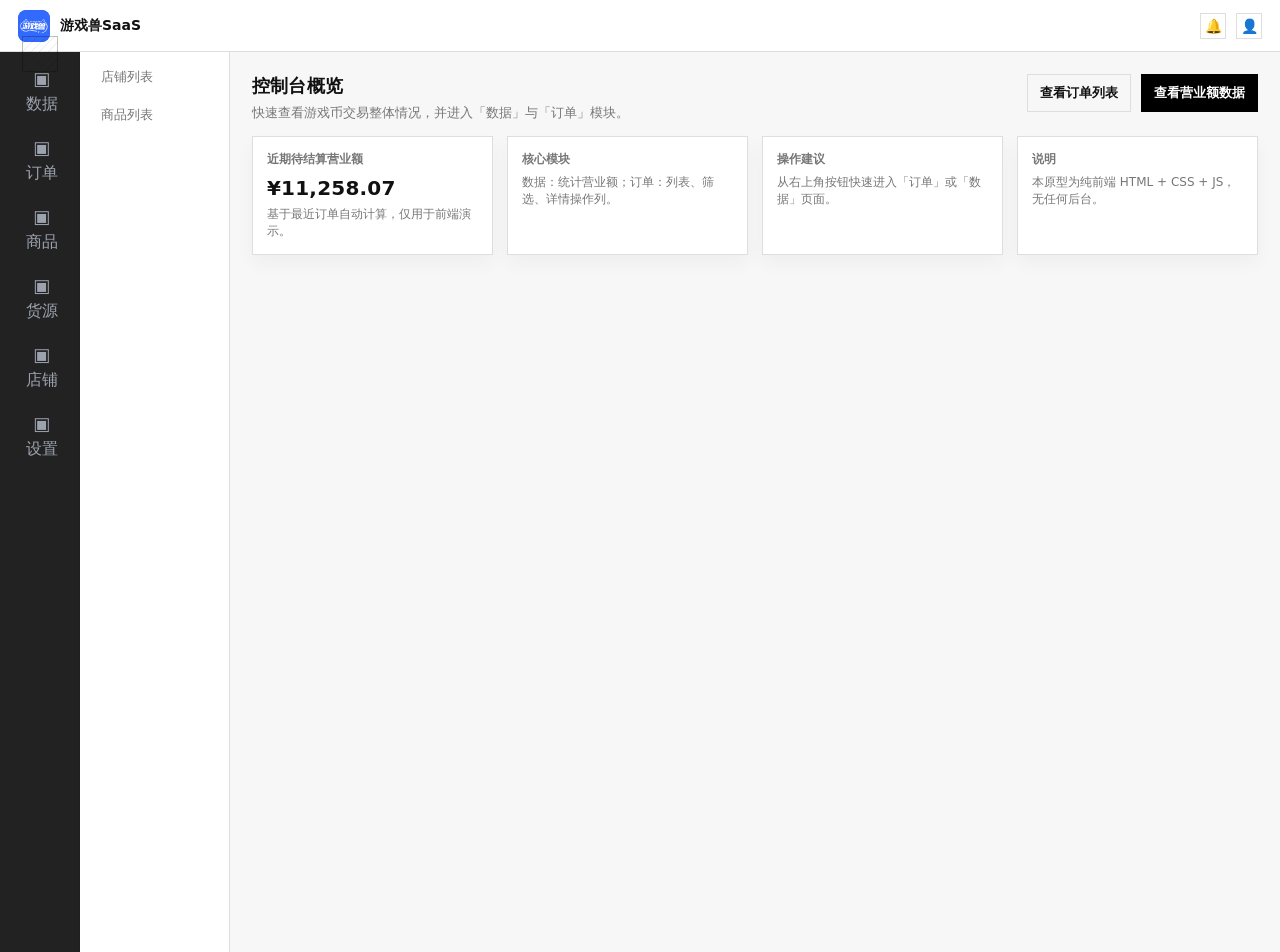
<file: index.html>
<!doctype html>
<html lang="zh-CN">
  <head>
    <meta charset="utf-8" />
    <title>游戏兽SaaS 控制台</title>
    <meta name="viewport" content="width=device-width,initial-scale=1" />
    <link rel="stylesheet" href="./assets/styles.css" />
  </head>
  <body data-page="home">
    <header class="topbar-global">
      <div class="topbar-global-left">
        <div class="topbar-global-logo">
          <img src="./assets/youxishou-logo.png" alt="游戏兽SaaS" />
        </div>
        <div class="topbar-global-title">游戏兽SaaS</div>
      </div>
      <div class="topbar-global-right">
        <div class="topbar-icon">🔔</div>
        <div class="topbar-icon">👤</div>
      </div>
    </header>
    <div class="app">
      <aside class="sidebar">
        <div class="brand">
          <div class="logo"></div>
        </div>
        <nav class="nav">
          <a href="./pages/stats.html" data-nav="stats">
            <span class="ico">▣</span>
            <span>数据</span>
          </a>
          <a href="./pages/orders.html" data-nav="orders">
            <span class="ico">▣</span>
            <span>订单</span>
          </a>
          <a href="./pages/products.html" data-nav="products">
            <span class="ico">▣</span>
            <span>商品</span>
          </a>
          <a href="#" data-nav="sources">
            <span class="ico">▣</span>
            <span>货源</span>
          </a>
          <a href="./pages/shop.html" data-nav="shop">
            <span class="ico">▣</span>
            <span>店铺</span>
          </a>
          <a href="#" data-nav="settings">
            <span class="ico">▣</span>
            <span>设置</span>
          </a>
        </nav>
      </aside>
      <aside class="subsidebar" aria-label="二级导航">
        <a href="./pages/shop.html" data-shop-subnav="shop_list">店铺列表</a>
        <a href="./pages/products.html" data-products-subnav="grid">商品列表</a>
      </aside>
      <main class="main" data-page="home">
        <header class="topbar">
          <div>
            <h2 class="page-title">控制台概览</h2>
            <p class="page-desc">快速查看游戏币交易整体情况，并进入「数据」与「订单」模块。</p>
          </div>
          <div class="actions">
            <a class="btn ghost" href="./pages/orders.html">查看订单列表</a>
            <a class="btn primary" href="./pages/stats.html">查看营业额数据</a>
          </div>
        </header>

        <section class="grid">
          <div class="kpis">
            <div class="kpi">
              <div class="label">近期待结算营业额</div>
              <div class="value" id="homeTotal">¥0.00</div>
              <div class="hint">基于最近订单自动计算，仅用于前端演示。</div>
            </div>
            <div class="kpi">
              <div class="label">核心模块</div>
              <div class="hint">数据：统计营业额；订单：列表、筛选、详情操作列。</div>
            </div>
            <div class="kpi">
              <div class="label">操作建议</div>
              <div class="hint">从右上角按钮快速进入「订单」或「数据」页面。</div>
            </div>
            <div class="kpi">
              <div class="label">说明</div>
              <div class="hint">本原型为纯前端 HTML + CSS + JS，无任何后台。</div>
            </div>
          </div>
        </section>
      </main>
    </div>

    <script src="./assets/app.js"></script>
  </body>
</html>
</file>
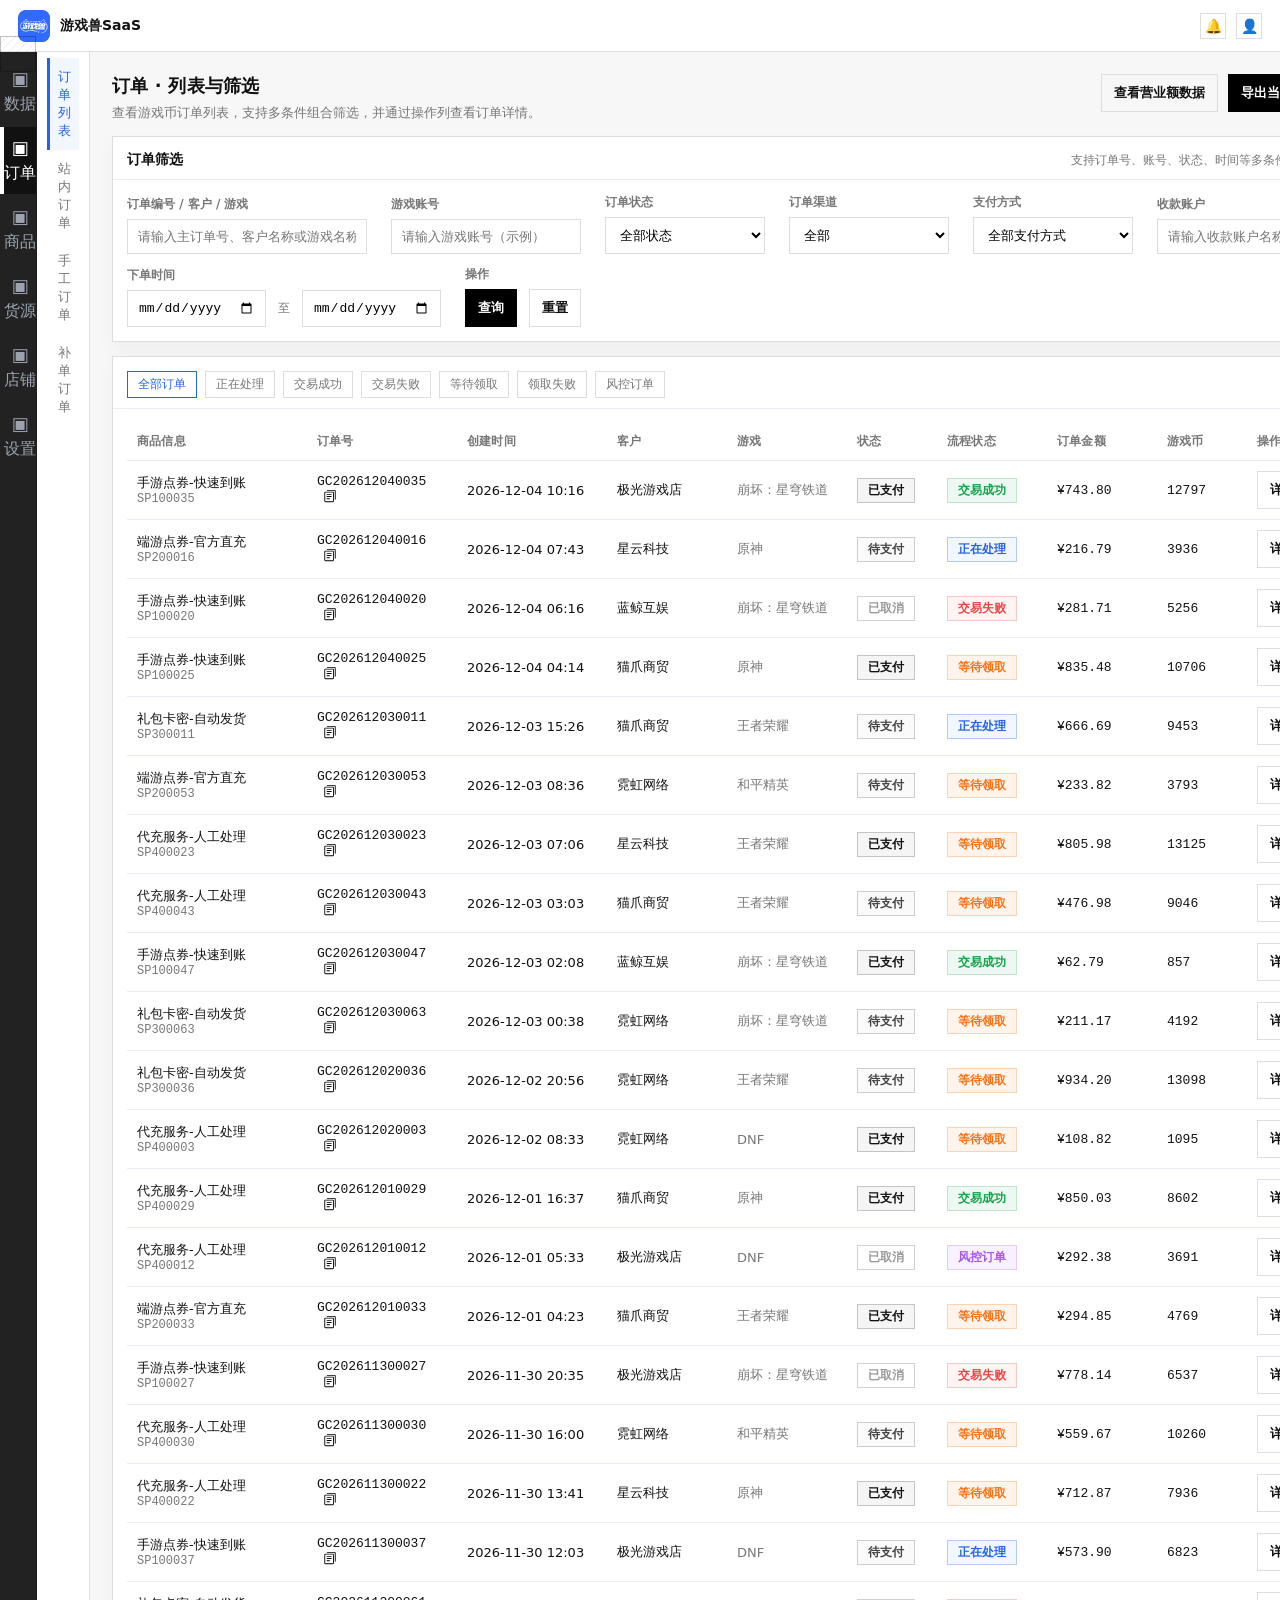
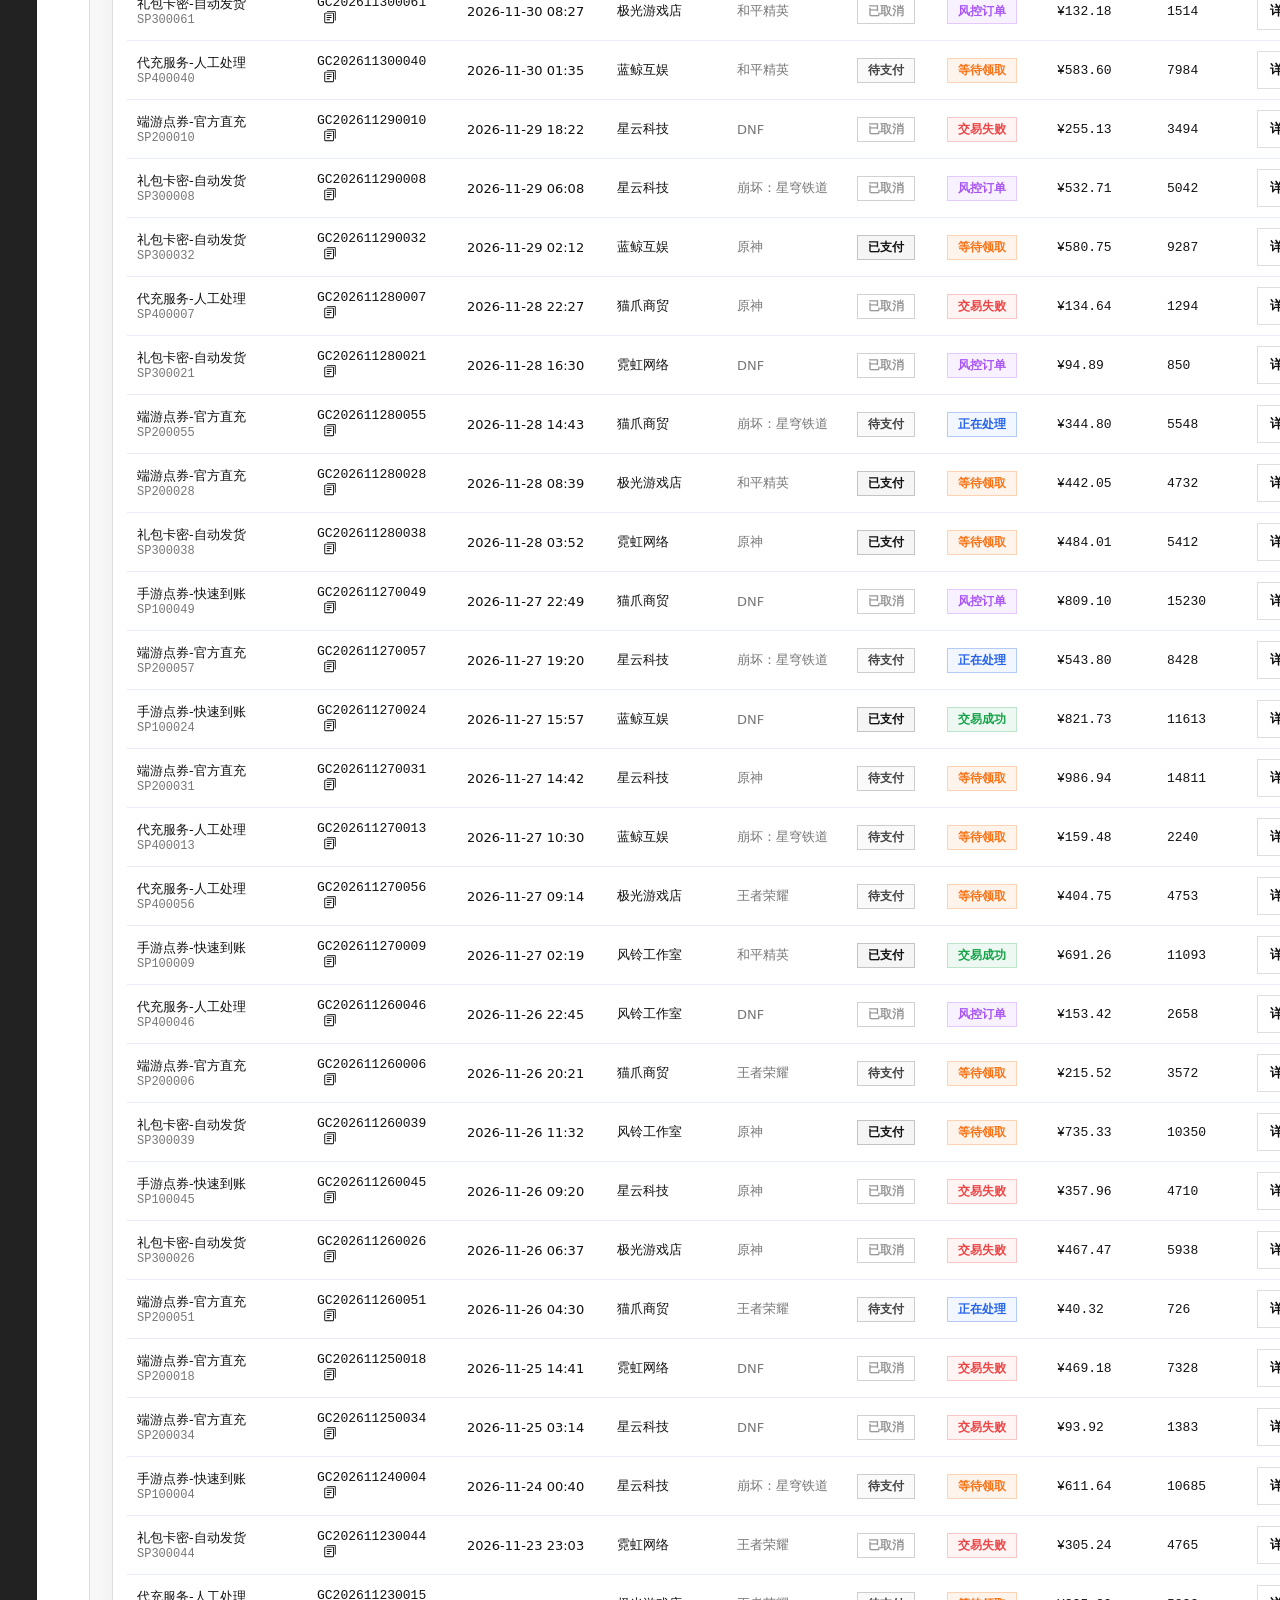
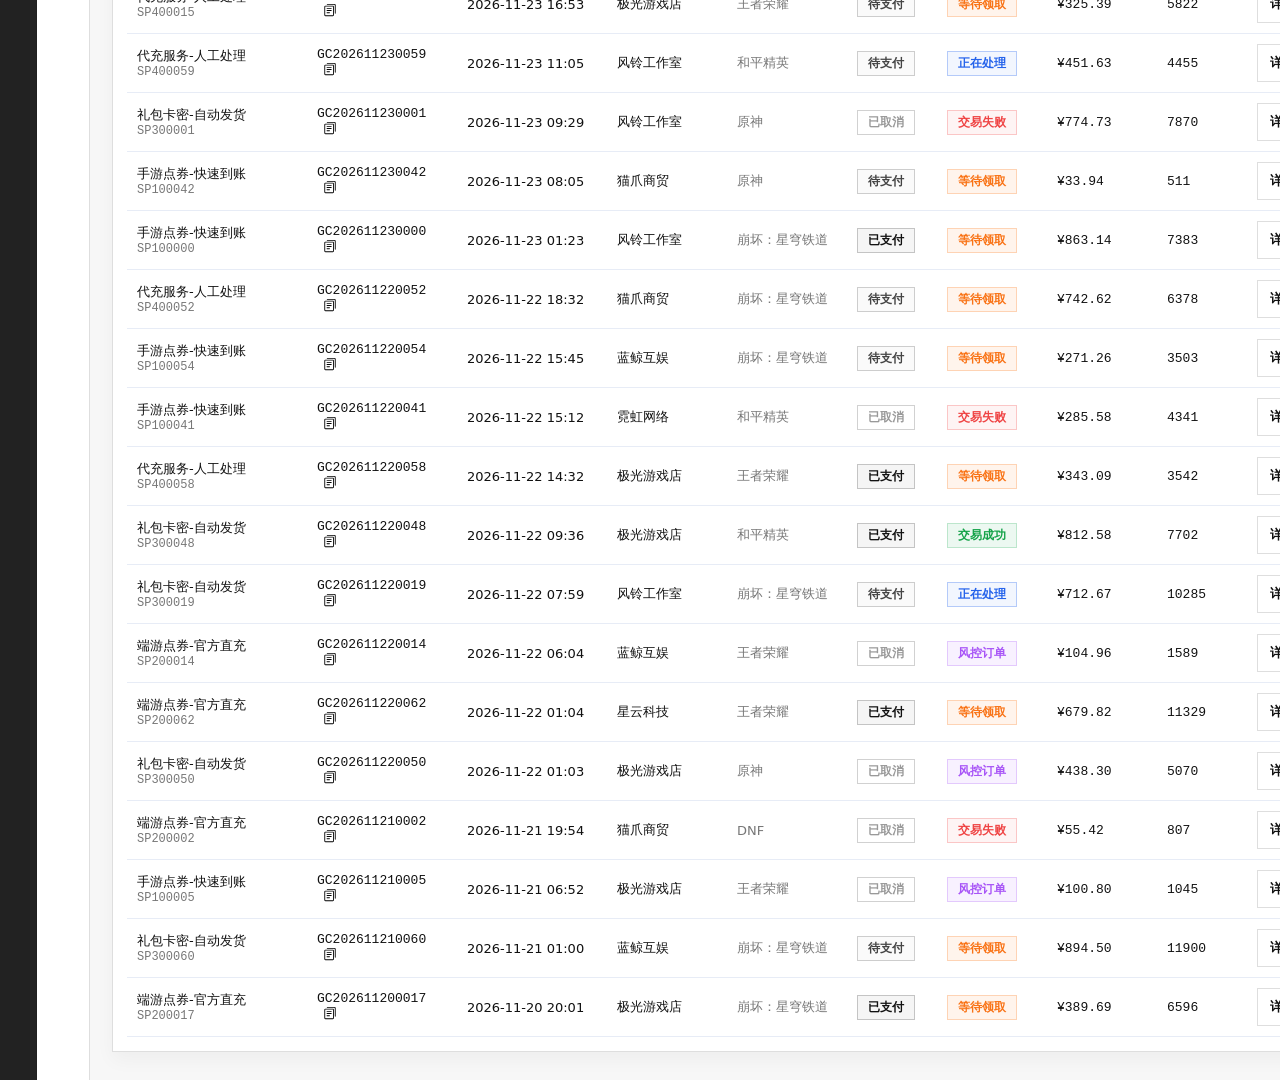
<file: pages/orders.html>
<!doctype html>
<html lang="zh-CN">
  <head>
    <meta charset="utf-8" />
    <title>订单 · 列表与筛选 - 游戏兽SaaS</title>
    <meta name="viewport" content="width=device-width,initial-scale=1" />
    <link rel="stylesheet" href="../assets/styles.css" />
  </head>
  <body data-page="orders">
    <header class="topbar-global">
      <div class="topbar-global-left">
        <div class="topbar-global-logo">
          <img src="../assets/youxishou-logo.png" alt="游戏兽SaaS" />
        </div>
        <div class="topbar-global-title">游戏兽SaaS</div>
      </div>
      <div class="topbar-global-right">
        <div class="topbar-icon">🔔</div>
        <div class="topbar-icon">👤</div>
      </div>
    </header>
    <div class="app">
      <aside class="sidebar">
        <div class="brand">
          <div class="logo"></div>
        </div>
        <nav class="nav">
          <a href="./stats.html" data-nav="stats">
            <span class="ico">▣</span>
            <span>数据</span>
          </a>
          <a href="./orders.html" data-nav="orders">
            <span class="ico">▣</span>
            <span>订单</span>
          </a>
          <a href="./products.html" data-nav="products">
            <span class="ico">▣</span>
            <span>商品</span>
          </a>
          <a href="#" data-nav="sources">
            <span class="ico">▣</span>
            <span>货源</span>
          </a>
          <a href="./shop.html" data-nav="shop">
            <span class="ico">▣</span>
            <span>店铺</span>
          </a>
          <a href="#" data-nav="settings">
            <span class="ico">▣</span>
            <span>设置</span>
          </a>
        </nav>
      </aside>
      <aside class="subsidebar" aria-label="二级导航">
        <a href="./orders.html#list" data-orders-subnav="list">订单列表</a>
        <a href="./orders.html#site" data-orders-subnav="site">站内订单</a>
        <a href="./orders.html#manual" data-orders-subnav="manual">手工订单</a>
        <a href="./orders.html#supplement" data-orders-subnav="supplement">补单订单</a>
      </aside>
      <main class="main" data-page="orders">
        <header class="topbar">
          <div>
            <h2 class="page-title">订单 · 列表与筛选</h2>
            <p class="page-desc">查看游戏币订单列表，支持多条件组合筛选，并通过操作列查看订单详情。</p>
          </div>
          <div class="actions">
            <a href="./stats.html" class="btn ghost">查看营业额数据</a>
            <button id="exportCsv" class="btn primary">导出当前列表 CSV</button>
          </div>
        </header>

        <section>
          <section class="card" style="margin-bottom:14px;">
            <div class="hd">
              <h3>订单筛选</h3>
              <span class="muted" style="font-size:12px;">支持订单号、账号、状态、时间等多条件组合筛选。</span>
            </div>
            <div class="bd">
              <div class="filters">
                <div class="field" style="flex: 1 1 220px;">
                  <label for="q">订单编号 / 客户 / 游戏</label>
                  <input id="q" class="input" placeholder="请输入主订单号、客户名称或游戏名称" />
                </div>
                <div class="field">
                  <label>游戏账号</label>
                  <input class="input" placeholder="请输入游戏账号（示例）" />
                </div>
                <div class="field">
                  <label for="status">订单状态</label>
                  <select id="status" class="select">
                    <option value="">全部状态</option>
                    <option value="paid">已支付</option>
                    <option value="pending">待支付</option>
                    <option value="cancelled">已取消</option>
                  </select>
                </div>
                <div class="field">
                  <label for="channel">订单渠道</label>
                  <select id="channel" class="select">
                    <option value="">全部渠道</option>
                  </select>
                </div>

                <div class="field">
                  <label>支付方式</label>
                  <select class="select">
                    <option value="">全部支付方式</option>
                    <option value="wechat">微信</option>
                    <option value="alipay">支付宝</option>
                    <option value="bank">银行卡</option>
                  </select>
                </div>
                <div class="field">
                  <label>收款账户</label>
                  <input class="input" placeholder="请输入收款账户名称" />
                </div>
                <div class="field">
                  <label>下单时间</label>
                  <div class="split">
                    <input id="dateFrom" class="input" type="date" />
                    <span class="muted" style="font-size:12px;">至</span>
                    <input id="dateTo" class="input" type="date" />
                  </div>
                </div>
                <div class="field" style="min-width:180px;">
                  <label>操作</label>
                  <div class="split">
                    <button id="searchBtn" type="button" class="btn primary">查询</button>
                    <button id="resetFilters" type="button" class="btn ghost">重置</button>
                  </div>
                </div>
              </div>
            </div>
          </section>

          <section class="card">
            <div class="hd">
              <div class="status-tabs" aria-label="流程状态切换">
                <button class="status-tab active" type="button" data-flow-status="">全部订单</button>
                <button class="status-tab" type="button" data-flow-status="processing">正在处理</button>
                <button class="status-tab" type="button" data-flow-status="success">交易成功</button>
                <button class="status-tab" type="button" data-flow-status="failed">交易失败</button>
                <button class="status-tab" type="button" data-flow-status="waiting">等待领取</button>
                <button class="status-tab" type="button" data-flow-status="receive_failed">领取失败</button>
                <button class="status-tab" type="button" data-flow-status="risk">风控订单</button>
              </div>
              <div class="split">
                <span class="muted" style="font-size:12px;">共 <span id="resultCount">0 条</span></span>
              </div>
            </div>
            <div class="bd">
              <div style="width:100%; overflow:auto;">
                <table>
                  <thead>
                    <tr>
                      <th style="min-width:180px;">商品信息</th>
                      <th style="min-width:150px;">订单号</th>
                      <th style="min-width:150px;">创建时间</th>
                      <th style="min-width:120px;">客户</th>
                      <th style="min-width:120px;">游戏</th>
                      <th style="min-width:90px;">状态</th>
                      <th style="min-width:110px;">流程状态</th>
                      <th style="min-width:110px;">订单金额</th>
                      <th style="min-width:90px;">游戏币</th>
                      <th style="min-width:100px;">操作</th>
                    </tr>
                  </thead>
                  <tbody id="ordersTbody"></tbody>
                </table>
              </div>
            </div>
          </section>
        </section>

        <div class="modal-backdrop" id="modalBackdrop">
          <div class="modal">
            <div class="mh">
              <h4 id="modalTitle">订单详情</h4>
              <button id="modalClose" class="btn ghost">关闭</button>
            </div>
            <div class="mb">
              <div id="modalKv"></div>
            </div>
          </div>
        </div>
      </main>
    </div>

    <script src="../assets/app.js"></script>
  </body>
</html>
</file>
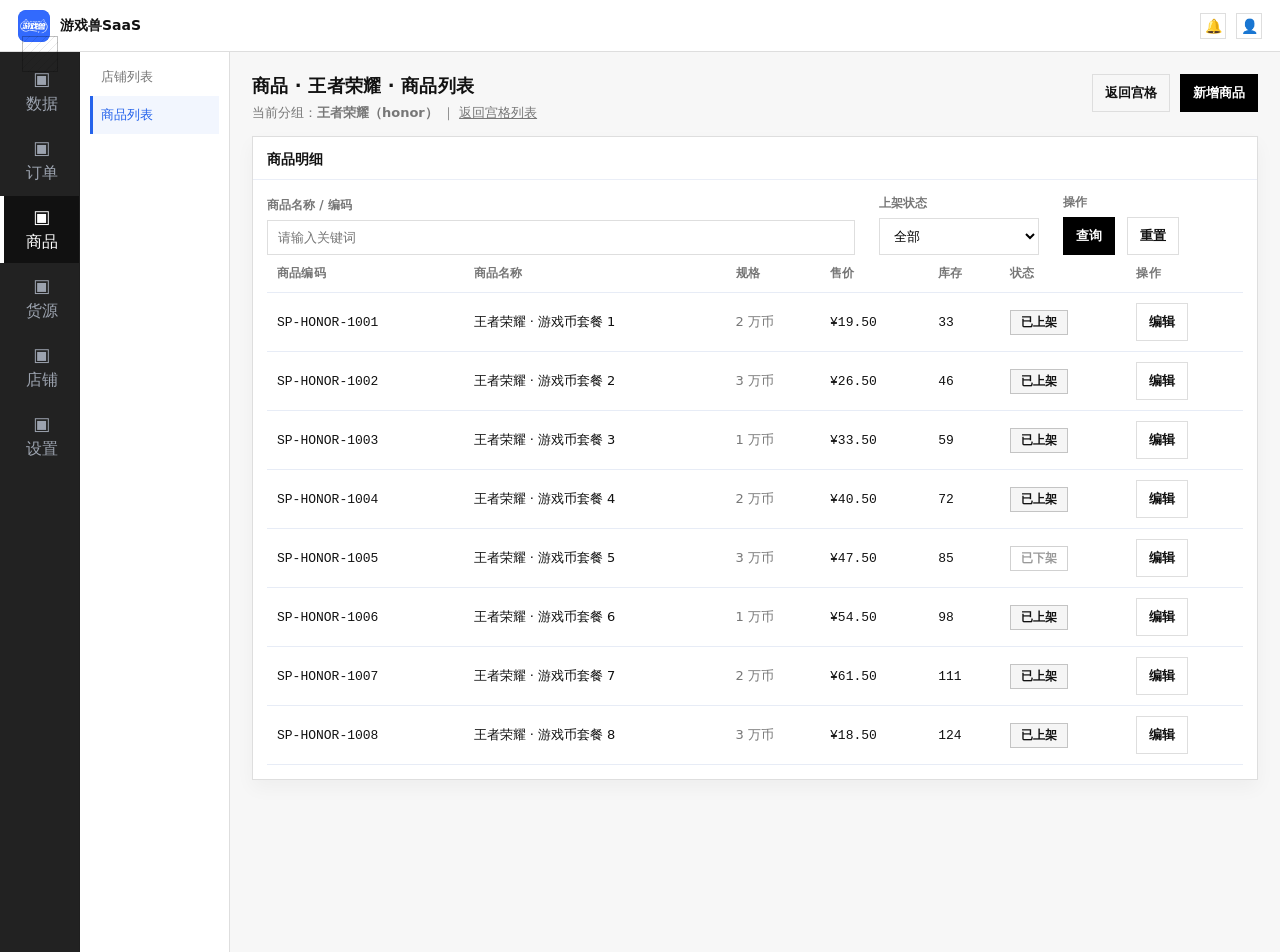
<file: pages/product-list.html>
<!doctype html>
<html lang="zh-CN">
  <head>
    <meta charset="utf-8" />
    <title>商品 · 分组商品列表 - 游戏兽SaaS</title>
    <meta name="viewport" content="width=device-width,initial-scale=1" />
    <link rel="stylesheet" href="../assets/styles.css" />
  </head>
  <body data-page="product_list">
    <header class="topbar-global">
      <div class="topbar-global-left">
        <div class="topbar-global-logo">
          <img src="../assets/youxishou-logo.png" alt="游戏兽SaaS" />
        </div>
        <div class="topbar-global-title">游戏兽SaaS</div>
      </div>
      <div class="topbar-global-right">
        <div class="topbar-icon">🔔</div>
        <div class="topbar-icon">👤</div>
      </div>
    </header>
    <div class="app">
      <aside class="sidebar">
        <div class="brand">
          <div class="logo"></div>
        </div>
        <nav class="nav">
          <a href="./stats.html" data-nav="stats">
            <span class="ico">▣</span>
            <span>数据</span>
          </a>
          <a href="./orders.html" data-nav="orders">
            <span class="ico">▣</span>
            <span>订单</span>
          </a>
          <a href="./products.html" data-nav="products">
            <span class="ico">▣</span>
            <span>商品</span>
          </a>
          <a href="#" data-nav="sources">
            <span class="ico">▣</span>
            <span>货源</span>
          </a>
          <a href="./shop.html" data-nav="shop">
            <span class="ico">▣</span>
            <span>店铺</span>
          </a>
          <a href="#" data-nav="settings">
            <span class="ico">▣</span>
            <span>设置</span>
          </a>
        </nav>
      </aside>
      <aside class="subsidebar" aria-label="二级导航">
        <a href="./shop.html" data-shop-subnav="shop_list">店铺列表</a>
        <a href="./products.html" data-products-subnav="grid">商品列表</a>
      </aside>
      <main class="main" data-page="product_list">
        <header class="topbar">
          <div>
            <h2 class="page-title" id="productListTitle">商品 · 分组商品列表</h2>
            <p class="page-desc">
              当前分组：<strong id="productGroupLabel">—</strong>
              <span class="muted">｜</span>
              <a href="./products.html" class="muted" style="text-decoration:underline;">返回宫格列表</a>
            </p>
          </div>
          <div class="actions">
            <button class="btn ghost" type="button" id="btnBackGrid">返回宫格</button>
            <button class="btn primary" type="button">新增商品</button>
          </div>
        </header>

        <section class="grid">
          <div class="card" style="grid-column: 1 / -1;">
            <div class="hd">
              <h3>商品明细</h3>
            </div>
            <div class="bd">
              <div class="filters">
                <div class="field" style="flex:1 1 200px;">
                  <label>商品名称 / 编码</label>
                  <input class="input" id="plQ" placeholder="请输入关键词" />
                </div>
                <div class="field">
                  <label>上架状态</label>
                  <select class="select" id="plStatus">
                    <option>全部</option>
                    <option>已上架</option>
                    <option>已下架</option>
                  </select>
                </div>
                <div class="field" style="min-width:180px;">
                  <label>操作</label>
                  <div class="split">
                    <button class="btn primary" type="button">查询</button>
                    <button class="btn ghost" type="button">重置</button>
                  </div>
                </div>
              </div>
              <div class="table-wrap">
                <table>
                  <thead>
                    <tr>
                      <th>商品编码</th>
                      <th>商品名称</th>
                      <th>规格</th>
                      <th>售价</th>
                      <th>库存</th>
                      <th>状态</th>
                      <th>操作</th>
                    </tr>
                  </thead>
                  <tbody id="productListTbody"></tbody>
                </table>
              </div>
            </div>
          </div>
        </section>
      </main>
    </div>

    <script src="../assets/app.js"></script>
  </body>
</html>
</file>
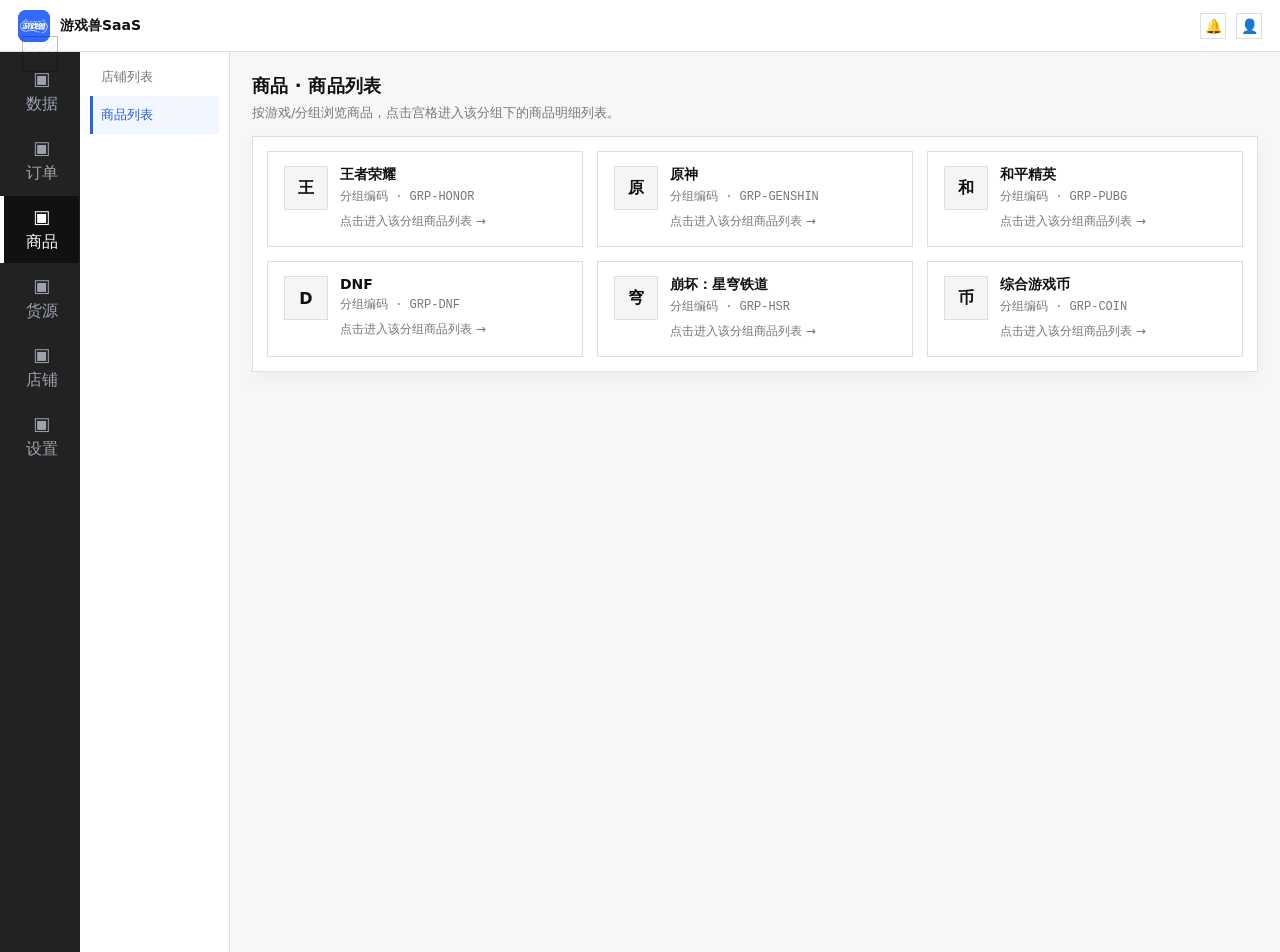
<file: pages/products.html>
<!doctype html>
<html lang="zh-CN">
  <head>
    <meta charset="utf-8" />
    <title>商品 · 商品列表 - 游戏兽SaaS</title>
    <meta name="viewport" content="width=device-width,initial-scale=1" />
    <link rel="stylesheet" href="../assets/styles.css" />
  </head>
  <body data-page="products">
    <header class="topbar-global">
      <div class="topbar-global-left">
        <div class="topbar-global-logo">
          <img src="../assets/youxishou-logo.png" alt="游戏兽SaaS" />
        </div>
        <div class="topbar-global-title">游戏兽SaaS</div>
      </div>
      <div class="topbar-global-right">
        <div class="topbar-icon">🔔</div>
        <div class="topbar-icon">👤</div>
      </div>
    </header>
    <div class="app">
      <aside class="sidebar">
        <div class="brand">
          <div class="logo"></div>
        </div>
        <nav class="nav">
          <a href="./stats.html" data-nav="stats">
            <span class="ico">▣</span>
            <span>数据</span>
          </a>
          <a href="./orders.html" data-nav="orders">
            <span class="ico">▣</span>
            <span>订单</span>
          </a>
          <a href="./products.html" data-nav="products">
            <span class="ico">▣</span>
            <span>商品</span>
          </a>
          <a href="#" data-nav="sources">
            <span class="ico">▣</span>
            <span>货源</span>
          </a>
          <a href="./shop.html" data-nav="shop">
            <span class="ico">▣</span>
            <span>店铺</span>
          </a>
          <a href="#" data-nav="settings">
            <span class="ico">▣</span>
            <span>设置</span>
          </a>
        </nav>
      </aside>
      <aside class="subsidebar" aria-label="二级导航">
        <a href="./shop.html" data-shop-subnav="shop_list">店铺列表</a>
        <a href="./products.html" data-products-subnav="grid">商品列表</a>
      </aside>
      <main class="main" data-page="products">
        <header class="topbar">
          <div>
            <h2 class="page-title">商品 · 商品列表</h2>
            <p class="page-desc">按游戏/分组浏览商品，点击宫格进入该分组下的商品明细列表。</p>
          </div>
        </header>

        <section class="grid">
          <div class="card" style="grid-column: 1 / -1;">
            <div class="bd">
              <div class="product-category-grid">
                <a class="product-category-card" href="./product-list.html?group=honor">
                  <div class="product-category-ico">王</div>
                  <div class="product-category-body">
                    <div class="product-category-name">王者荣耀</div>
                    <div class="product-category-meta mono">分组编码 · GRP-HONOR</div>
                    <div class="product-category-hint">点击进入该分组商品列表 →</div>
                  </div>
                </a>
                <a class="product-category-card" href="./product-list.html?group=genshin">
                  <div class="product-category-ico">原</div>
                  <div class="product-category-body">
                    <div class="product-category-name">原神</div>
                    <div class="product-category-meta mono">分组编码 · GRP-GENSHIN</div>
                    <div class="product-category-hint">点击进入该分组商品列表 →</div>
                  </div>
                </a>
                <a class="product-category-card" href="./product-list.html?group=pubg">
                  <div class="product-category-ico">和</div>
                  <div class="product-category-body">
                    <div class="product-category-name">和平精英</div>
                    <div class="product-category-meta mono">分组编码 · GRP-PUBG</div>
                    <div class="product-category-hint">点击进入该分组商品列表 →</div>
                  </div>
                </a>
                <a class="product-category-card" href="./product-list.html?group=dnf">
                  <div class="product-category-ico">D</div>
                  <div class="product-category-body">
                    <div class="product-category-name">DNF</div>
                    <div class="product-category-meta mono">分组编码 · GRP-DNF</div>
                    <div class="product-category-hint">点击进入该分组商品列表 →</div>
                  </div>
                </a>
                <a class="product-category-card" href="./product-list.html?group=hsr">
                  <div class="product-category-ico">穹</div>
                  <div class="product-category-body">
                    <div class="product-category-name">崩坏：星穹铁道</div>
                    <div class="product-category-meta mono">分组编码 · GRP-HSR</div>
                    <div class="product-category-hint">点击进入该分组商品列表 →</div>
                  </div>
                </a>
                <a class="product-category-card" href="./product-list.html?group=coin">
                  <div class="product-category-ico">币</div>
                  <div class="product-category-body">
                    <div class="product-category-name">综合游戏币</div>
                    <div class="product-category-meta mono">分组编码 · GRP-COIN</div>
                    <div class="product-category-hint">点击进入该分组商品列表 →</div>
                  </div>
                </a>
              </div>
            </div>
          </div>
        </section>
      </main>
    </div>

    <script src="../assets/app.js"></script>
  </body>
</html>
</file>
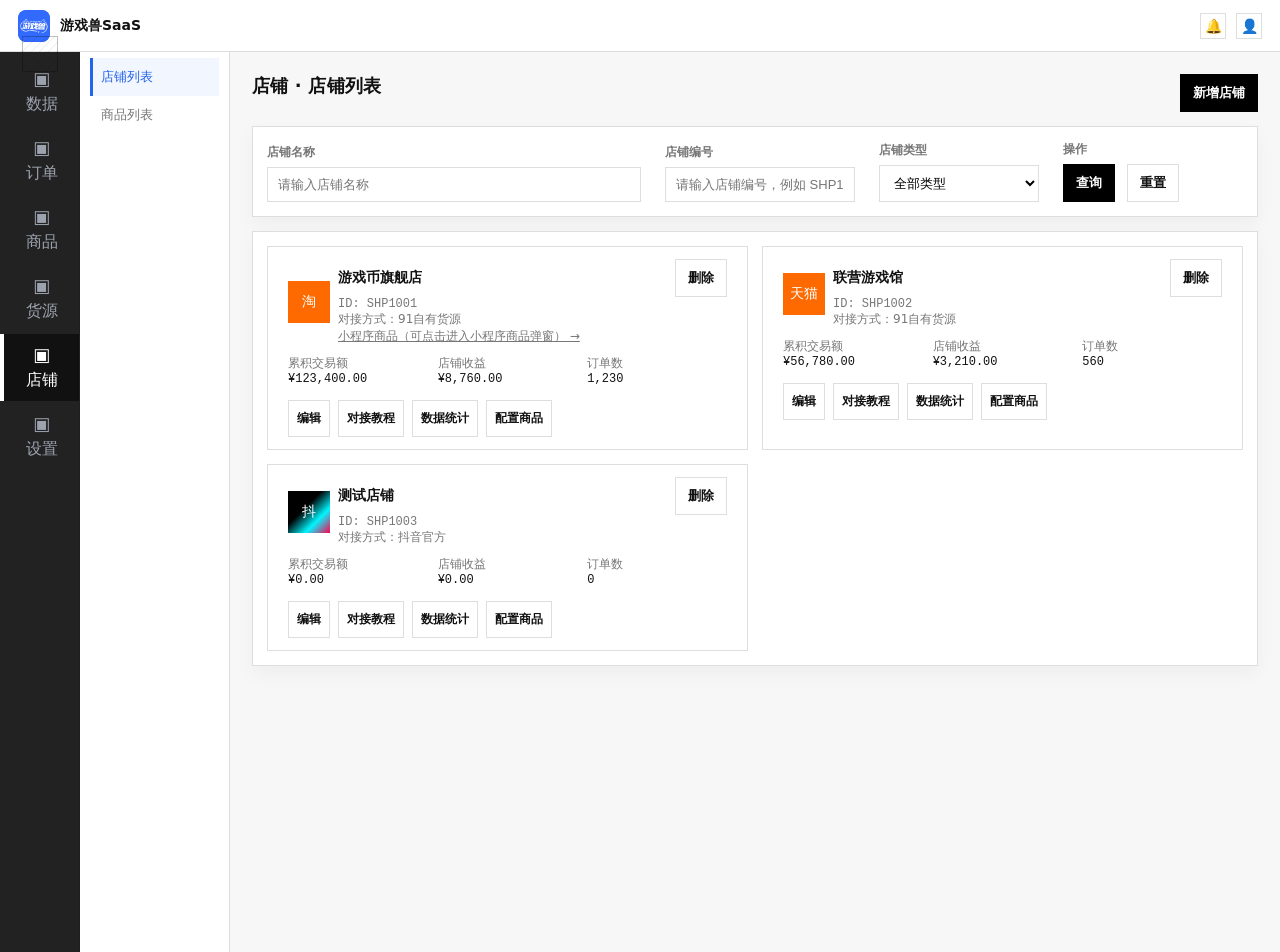
<file: pages/shop.html>
<!doctype html>
<html lang="zh-CN">
  <head>
    <meta charset="utf-8" />
    <title>店铺 · 店铺列表 - 游戏兽SaaS</title>
    <meta name="viewport" content="width=device-width,initial-scale=1" />
    <link rel="stylesheet" href="../assets/styles.css" />
  </head>
  <body data-page="shop">
    <header class="topbar-global">
      <div class="topbar-global-left">
        <div class="topbar-global-logo">
          <img src="../assets/youxishou-logo.png" alt="游戏兽SaaS" />
        </div>
        <div class="topbar-global-title">游戏兽SaaS</div>
      </div>
      <div class="topbar-global-right">
        <div class="topbar-icon">🔔</div>
        <div class="topbar-icon">👤</div>
      </div>
    </header>
    <div class="app">
      <aside class="sidebar">
        <div class="brand">
          <div class="logo"></div>
        </div>
        <nav class="nav">
          <a href="./stats.html" data-nav="stats">
            <span class="ico">▣</span>
            <span>数据</span>
          </a>
          <a href="./orders.html" data-nav="orders">
            <span class="ico">▣</span>
            <span>订单</span>
          </a>
          <a href="./products.html" data-nav="products">
            <span class="ico">▣</span>
            <span>商品</span>
          </a>
          <a href="#" data-nav="sources">
            <span class="ico">▣</span>
            <span>货源</span>
          </a>
          <a href="./shop.html" data-nav="shop">
            <span class="ico">▣</span>
            <span>店铺</span>
          </a>
          <a href="#" data-nav="settings">
            <span class="ico">▣</span>
            <span>设置</span>
          </a>
        </nav>
      </aside>
      <aside class="subsidebar" aria-label="二级导航">
        <a href="./shop.html" data-shop-subnav="shop_list">店铺列表</a>
        <a href="./products.html" data-products-subnav="grid">商品列表</a>
      </aside>
      <main class="main" data-page="shop">
        <header class="topbar">
          <div>
            <h2 class="page-title">店铺 · 店铺列表</h2>
          </div>
          <div class="actions">
            <button class="btn primary" type="button" id="openShopModal">新增店铺</button>
          </div>
        </header>

        <section class="grid">
          <div class="card" style="grid-column: 1 / -1;">
            <div class="bd">
              <div class="filters">
                <div class="field" style="flex:1 1 220px;">
                  <label>店铺名称</label>
                  <input class="input" placeholder="请输入店铺名称" />
                </div>
                <div class="field">
                  <label>店铺编号</label>
                  <input class="input" placeholder="请输入店铺编号，例如 SHP1001" />
                </div>
                <div class="field">
                  <label>店铺类型</label>
                  <select class="select">
                    <option>全部类型</option>
                    <option>直营店</option>
                    <option>加盟店</option>
                  </select>
                </div>
                <div class="field" style="min-width:180px;">
                  <label>操作</label>
                  <div class="split">
                    <button class="btn primary" type="button">查询</button>
                    <button class="btn ghost" type="button">重置</button>
                  </div>
                </div>
              </div>
            </div>
          </div>

          <div class="card" style="grid-column: 1 / -1;">
            <div class="bd">
              <div class="shop-grid">
                <div class="shop-card">
                  <div class="shop-hd">
                    <div class="shop-avatar shop-avatar-taobao">淘</div>
                    <div style="flex:1;">
                      <div class="shop-name">
                        游戏币旗舰店
                        <button class="btn ghost" style="margin-left:8px;" data-action="delete-shop" data-shop="游戏币旗舰店">删除</button>
                      </div>
                      <div class="shop-sub mono">ID: SHP1001</div>
                      <div class="shop-sub">对接方式：91自有货源</div>
                      <div class="shop-sub">
                        <a href="javascript:void(0);" style="text-decoration:underline;">
                          小程序商品（可点击进入小程序商品弹窗） →
                        </a>
                      </div>
                    </div>
                  </div>
                  <div class="shop-body">
                    <div class="shop-metrics">
                      <div class="shop-metric">
                        <div class="shop-metric-label">累积交易额</div>
                        <div class="shop-metric-value mono">¥123,400.00</div>
                      </div>
                      <div class="shop-metric">
                        <div class="shop-metric-label">店铺收益</div>
                        <div class="shop-metric-value mono">¥8,760.00</div>
                      </div>
                      <div class="shop-metric">
                        <div class="shop-metric-label">订单数</div>
                        <div class="shop-metric-value mono">1,230</div>
                      </div>
                    </div>
                  </div>
                  <div class="shop-footer">
                    <button class="btn ghost">编辑</button>
                    <button class="btn ghost">对接教程</button>
                    <button class="btn ghost">数据统计</button>
                    <button class="btn ghost">配置商品</button>
                  </div>
                </div>

                <div class="shop-card">
                  <div class="shop-hd">
                    <div class="shop-avatar shop-avatar-tmall">天猫</div>
                    <div style="flex:1;">
                      <div class="shop-name">
                        联营游戏馆
                        <button class="btn ghost" style="margin-left:8px;" data-action="delete-shop" data-shop="联营游戏馆">删除</button>
                      </div>
                      <div class="shop-sub mono">ID: SHP1002</div>
                      <div class="shop-sub">对接方式：91自有货源</div>
                    </div>
                  </div>
                  <div class="shop-body">
                    <div class="shop-metrics">
                      <div class="shop-metric">
                        <div class="shop-metric-label">累积交易额</div>
                        <div class="shop-metric-value mono">¥56,780.00</div>
                      </div>
                      <div class="shop-metric">
                        <div class="shop-metric-label">店铺收益</div>
                        <div class="shop-metric-value mono">¥3,210.00</div>
                      </div>
                      <div class="shop-metric">
                        <div class="shop-metric-label">订单数</div>
                        <div class="shop-metric-value mono">560</div>
                      </div>
                    </div>
                  </div>
                  <div class="shop-footer">
                    <button class="btn ghost">编辑</button>
                    <button class="btn ghost">对接教程</button>
                    <button class="btn ghost">数据统计</button>
                    <button class="btn ghost">配置商品</button>
                  </div>
                </div>

                <div class="shop-card">
                  <div class="shop-hd">
                    <div class="shop-avatar shop-avatar-douyin">抖</div>
                    <div style="flex:1;">
                      <div class="shop-name">
                        测试店铺
                        <button class="btn ghost" style="margin-left:8px;" data-action="delete-shop" data-shop="测试店铺">删除</button>
                      </div>
                      <div class="shop-sub mono">ID: SHP1003</div>
                      <div class="shop-sub">对接方式：抖音官方</div>
                    </div>
                  </div>
                  <div class="shop-body">
                    <div class="shop-metrics">
                      <div class="shop-metric">
                        <div class="shop-metric-label">累积交易额</div>
                        <div class="shop-metric-value mono">¥0.00</div>
                      </div>
                      <div class="shop-metric">
                        <div class="shop-metric-label">店铺收益</div>
                        <div class="shop-metric-value mono">¥0.00</div>
                      </div>
                      <div class="shop-metric">
                        <div class="shop-metric-label">订单数</div>
                        <div class="shop-metric-value mono">0</div>
                      </div>
                    </div>
                  </div>
                  <div class="shop-footer">
                    <button class="btn ghost">编辑</button>
                    <button class="btn ghost">对接教程</button>
                    <button class="btn ghost">数据统计</button>
                    <button class="btn ghost">配置商品</button>
                  </div>
                </div>
              </div>
            </div>
          </div>
        </section>
      </main>
    </div>

    <div class="modal-backdrop" id="shopModalBackdrop">
      <div class="modal">
        <div class="mh">
          <h4>新增店铺</h4>
          <button class="btn ghost" id="shopModalClose" type="button">关闭</button>
        </div>
        <div class="mb">
          <div class="modal-form">
            <div class="field">
              <label>店铺名称（必填）</label>
              <input class="input" id="shopNameInput" placeholder="请输入店铺名称" />
            </div>
            <div class="field">
              <label>店铺类型（必填）</label>
              <select class="select" id="shopTypeSelect">
                <option value="">请选择店铺类型</option>
                <option value="淘宝">淘宝</option>
                <option value="天猫">天猫</option>
                <option value="拼多多">拼多多</option>
                <option value="京东">京东</option>
                <option value="闲鱼">闲鱼</option>
                <option value="抖音">抖音</option>
                <option value="快手">快手</option>
                <option value="得物">得物</option>
                <option value="交易猫">交易猫</option>
                <option value="有赞">有赞</option>
                <option value="小红书">小红书</option>
              </select>
            </div>
            <div class="field">
              <label>对接方式（必填）</label>
              <select class="select" id="connectTypeSelect">
                <option value="">请选择对接方式</option>
              </select>
            </div>
            <div id="douyinExtraFields" style="display:none;">
              <div class="field">
                <label>AppKey（必填）</label>
                <input class="input" placeholder="请输入 AppKey" />
              </div>
              <div class="field">
                <label>AppSecret（必填）</label>
                <input class="input" placeholder="请输入 AppSecret" />
              </div>
              <div class="field">
                <label>自动退款（必填）</label>
                <div class="split">
                  <label style="font-size:12px;"><input type="radio" name="autoRefund" value="on" checked /> 启用</label>
                  <label style="font-size:12px;"><input type="radio" name="autoRefund" value="off" /> 关闭</label>
                </div>
              </div>
              <div id="douyinMsgFields">
                <div class="field">
                  <label>MsgAppId</label>
                  <input class="input" placeholder="请输入 MsgAppId" />
                </div>
                <div class="field">
                  <label>MsgAppSecret</label>
                  <input class="input" placeholder="请输入 MsgAppSecret" />
                </div>
                <div class="field">
                  <label>MsgToken</label>
                  <input class="input" placeholder="请输入 MsgToken" />
                </div>
              </div>
            </div>
            <div class="field">
              <label>对接小程序ID（选填）</label>
              <select class="select" id="miniAppSelect">
                <option value="">请选择小程序</option>
                <option>游戏币旗舰店（SHP1001）</option>
                <option>联营游戏馆（SHP1002）</option>
                <option>测试店铺（SHP1003）</option>
              </select>
            </div>
            <div class="modal-actions">
              <button class="btn primary" type="button">确认</button>
              <button class="btn ghost" type="button" id="shopModalCancel">取消</button>
            </div>
          </div>
        </div>
      </div>
    </div>

    <div class="modal-backdrop" id="shopDeleteBackdrop">
      <div class="modal" style="max-width:360px;">
        <div class="mh">
          <h4>确认删除店铺</h4>
        </div>
        <div class="mb">
          <p class="page-desc">确定要删除店铺「<span id="shopDeleteName"></span>」吗？此操作仅为原型展示，不会真正删除数据。</p>
          <div class="modal-actions">
            <button class="btn primary" type="button" id="shopDeleteConfirm">确认</button>
            <button class="btn ghost" type="button" id="shopDeleteCancel">取消</button>
          </div>
        </div>
      </div>
    </div>

    <div class="modal-backdrop" id="shopProductsBackdrop">
      <div class="modal modal-wide">
        <div class="mh">
          <h4>配置商品</h4>
          <button class="btn ghost" type="button" id="shopProductsClose">关闭</button>
        </div>
        <div class="mb">
          <div class="filters">
            <div class="field">
              <label>商品ID</label>
              <input class="input" placeholder="请输入商品ID" />
            </div>
            <div class="field" style="flex:1 1 260px;">
              <label>商品标题</label>
              <input class="input" placeholder="请输入商品标题" />
            </div>
            <div class="field" style="min-width:180px;">
              <label>&nbsp;</label>
              <div class="split">
                <button class="btn primary" type="button">查询</button>
                <button class="btn ghost" type="button">重置</button>
              </div>
            </div>
            <div class="field" style="margin-left:auto; min-width:180px;">
              <label>&nbsp;</label>
              <button class="btn primary" type="button">新增商品</button>
            </div>
          </div>

          <div style="margin-top:12px; overflow:auto; max-height:520px;">
            <table>
              <thead>
                <tr>
                  <th style="width:60px;">#</th>
                  <th style="width:72px;">图片</th>
                  <th>商品标题</th>
                  <th style="width:160px;">商品ID</th>
                  <th style="width:200px;">配置渠道及面值</th>
                  <th style="width:100px;">发货方式</th>
                  <th style="width:180px;">最近更新时间</th>
                  <th style="width:120px;">操作</th>
                </tr>
              </thead>
              <tbody>
                <tr>
                  <td class="mono">2635</td>
                  <td>
                    <div style="width:60px; height:60px; background:#eee;"></div>
                  </td>
                  <td>
                    【示例】手游点券 大额直充 自动发货 支持多区服
                  </td>
                  <td class="mono">309275234243287504</td>
                  <td class="mono">面值：10元 / 20元 / 50元 / 100元 · 渠道：三方货源</td>
                  <td><span class="badge flow-success">三方发货</span></td>
                  <td class="mono">2023-05-12 17:06:58</td>
                  <td>
                    <button class="btn ghost">编辑映射</button>
                    <button class="btn ghost">移除</button>
                  </td>
                </tr>
                <tr>
                  <td class="mono">2604</td>
                  <td>
                    <div style="width:60px; height:60px; background:#eee;"></div>
                  </td>
                  <td>
                    【示例】端游点券 首充礼包 支持多区服
                  </td>
                  <td class="mono">579896245216197123</td>
                  <td class="mono">面值：30元 / 98元 / 198元 · 渠道：自有货源</td>
                  <td><span class="badge flow-processing">人工发货</span></td>
                  <td class="mono">2023-05-09 19:23:24</td>
                  <td>
                    <button class="btn ghost">编辑映射</button>
                    <button class="btn ghost">移除</button>
                  </td>
                </tr>
                <tr>
                  <td class="mono">2520</td>
                  <td>
                    <div style="width:60px; height:60px; background:#eee;"></div>
                  </td>
                  <td>
                    【示例】礼包卡 密码自动发货 支持批量导入
                  </td>
                  <td class="mono">450012</td>
                  <td class="mono">面值：5元 / 10元 · 渠道：标准货源</td>
                  <td><span class="badge flow-success">卡密发货</span></td>
                  <td class="mono">2021-01-21 17:47:52</td>
                  <td>
                    <button class="btn ghost">编辑映射</button>
                    <button class="btn ghost">移除</button>
                  </td>
                </tr>
              </tbody>
            </table>
          </div>
        </div>
      </div>
    </div>

    <script src="../assets/app.js"></script>
  </body>
  </html>
</file>
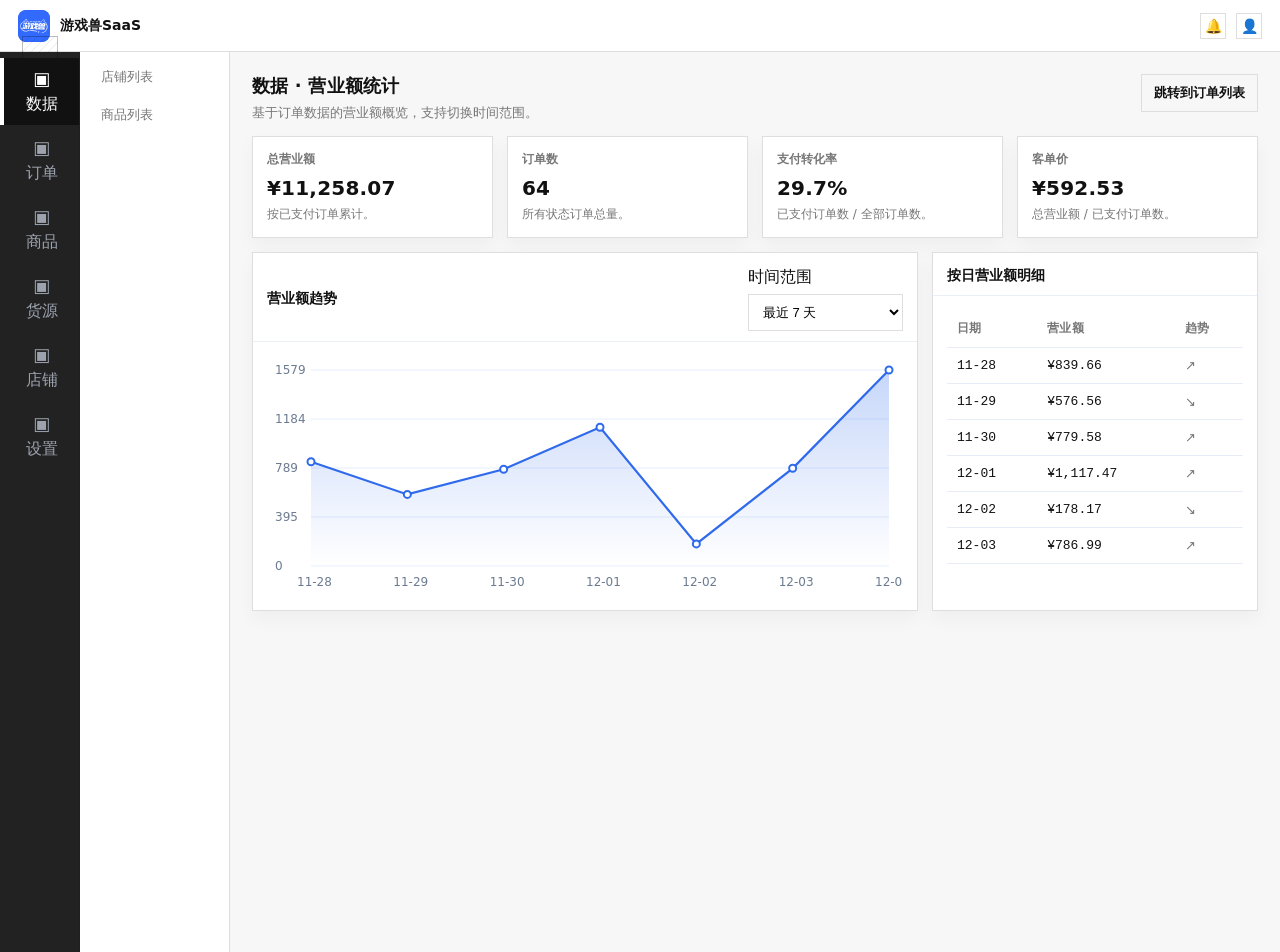
<file: pages/stats.html>
<!doctype html>
<html lang="zh-CN">
  <head>
    <meta charset="utf-8" />
    <title>数据 · 营业额统计 - 游戏兽SaaS</title>
    <meta name="viewport" content="width=device-width,initial-scale=1" />
    <link rel="stylesheet" href="../assets/styles.css" />
  </head>
  <body data-page="stats">
    <header class="topbar-global">
      <div class="topbar-global-left">
        <div class="topbar-global-logo">
          <img src="../assets/youxishou-logo.png" alt="游戏兽SaaS" />
        </div>
        <div class="topbar-global-title">游戏兽SaaS</div>
      </div>
      <div class="topbar-global-right">
        <div class="topbar-icon">🔔</div>
        <div class="topbar-icon">👤</div>
      </div>
    </header>
    <div class="app">
      <aside class="sidebar">
        <div class="brand">
          <div class="logo"></div>
        </div>
        <nav class="nav">
          <a href="./stats.html" data-nav="stats">
            <span class="ico">▣</span>
            <span>数据</span>
          </a>
          <a href="./orders.html" data-nav="orders">
            <span class="ico">▣</span>
            <span>订单</span>
          </a>
          <a href="./products.html" data-nav="products">
            <span class="ico">▣</span>
            <span>商品</span>
          </a>
          <a href="#" data-nav="sources">
            <span class="ico">▣</span>
            <span>货源</span>
          </a>
          <a href="./shop.html" data-nav="shop">
            <span class="ico">▣</span>
            <span>店铺</span>
          </a>
          <a href="#" data-nav="settings">
            <span class="ico">▣</span>
            <span>设置</span>
          </a>
        </nav>
      </aside>
      <aside class="subsidebar" aria-label="二级导航">
        <a href="./shop.html" data-shop-subnav="shop_list">店铺列表</a>
        <a href="./products.html" data-products-subnav="grid">商品列表</a>
      </aside>
      <main class="main" data-page="stats">
        <header class="topbar">
          <div>
            <h2 class="page-title">数据 · 营业额统计</h2>
            <p class="page-desc">基于订单数据的营业额概览，支持切换时间范围。</p>
          </div>
          <div class="actions">
            <a href="./orders.html" class="btn ghost">跳转到订单列表</a>
          </div>
        </header>

        <section class="grid">
          <div class="kpis">
            <div class="kpi">
              <div class="label">总营业额</div>
              <div class="value" id="kpiTurnover">¥0.00</div>
              <div class="hint">按已支付订单累计。</div>
            </div>
            <div class="kpi">
              <div class="label">订单数</div>
              <div class="value" id="kpiOrders">0</div>
              <div class="hint">所有状态订单总量。</div>
            </div>
            <div class="kpi">
              <div class="label">支付转化率</div>
              <div class="value" id="kpiPaidRate">0%</div>
              <div class="hint">已支付订单数 / 全部订单数。</div>
            </div>
            <div class="kpi">
              <div class="label">客单价</div>
              <div class="value" id="kpiAov">¥0.00</div>
              <div class="hint">总营业额 / 已支付订单数。</div>
            </div>
          </div>

          <article class="card" style="grid-column: 1 / span 8;">
            <div class="hd">
              <h3>营业额趋势</h3>
              <div class="split">
                <label class="field" style="min-width:auto;">
                  <span>时间范围</span>
                  <select id="range" class="select" style="min-width:120px;">
                    <option value="7">最近 7 天</option>
                    <option value="14">最近 14 天</option>
                    <option value="30">最近 30 天（拟合）</option>
                  </select>
                </label>
              </div>
            </div>
            <div class="bd">
              <canvas id="turnoverChart" class="chart"></canvas>
            </div>
          </article>

          <article class="card" style="grid-column: span 4;">
            <div class="hd">
              <h3>按日营业额明细</h3>
            </div>
            <div class="bd">
              <div style="max-height:260px; overflow:auto;">
                <table>
                  <thead>
                    <tr>
                      <th>日期</th>
                      <th>营业额</th>
                      <th>趋势</th>
                    </tr>
                  </thead>
                  <tbody id="turnoverTbody"></tbody>
                </table>
              </div>
            </div>
          </article>
        </section>
      </main>
    </div>

    <script src="../assets/app.js"></script>
  </body>
</html>
</file>
<file: assets/styles.css>
:root{
  /* 黑白灰原型配色 */
  --bg: #f7f7f7;
  --panel: #ffffff;
  --text: #111111;
  --muted: #777777;
  --border: #dedede;
  --primary: #222222;
  --primary-600: #000000;
  --primary-50: #f5f5f5;
  --success: #333333;
  --warning: #666666;
  --danger: #999999;
  --shadow: 0 8px 18px rgba(0, 0, 0, 0.04);
  --radius: 0;
}

*{ box-sizing:border-box; }
html,body{ height:100%; }
body{
  margin:0;
  font-family: ui-sans-serif, system-ui, -apple-system, Segoe UI, Roboto, Helvetica, Arial, "Apple Color Emoji","Segoe UI Emoji";
  color:var(--text);
  background: var(--bg);
}

a{ color:inherit; text-decoration:none; }

.app{
  min-height:100%;
  display:flex;
}

.topbar-global{
  height:52px;
  display:flex;
  align-items:center;
  justify-content:space-between;
  padding:0 18px;
  background:#ffffff;
  border-bottom:1px solid var(--border);
}
.topbar-global-left{
  display:flex;
  align-items:center;
  gap:10px;
}
.topbar-global-logo{
  width:32px;
  height:32px;
  border-radius:8px;
  overflow:hidden;
  background:#2563eb;
}
.topbar-global-logo img{
  width:100%;
  height:100%;
  object-fit:cover;
  display:block;
}
.topbar-global-title{
  font-size:14px;
  font-weight:800;
}
.topbar-global-right{
  display:flex;
  align-items:center;
  gap:10px;
  color:var(--muted);
  font-size:13px;
}
.topbar-icon{
  width:26px;
  height:26px;
  border:1px solid var(--border);
  display:flex;
  align-items:center;
  justify-content:center;
  font-size:14px;
}

.sidebar{
  width:80px;
  padding:2px 0;
  border-right:1px solid #1f1f1f;
  background: #222222;
  color:#f5f5f5;
}

.subsidebar{
  width:150px;
  background:#ffffff;
  border-right:1px solid var(--border);
  padding:6px 10px;
}
.subsidebar .title{
  font-size:12px;
  font-weight:800;
  color:var(--muted);
  padding:6px 8px 10px;
}
.subsidebar a{
  display:block;
  padding:10px 8px;
  font-size:13px;
  color:var(--muted);
  border-left:3px solid transparent;
}
.subsidebar a:hover{
  color:var(--text);
  background:rgba(0,0,0,.03);
}
.subsidebar a.active{
  color:#2563eb;
  border-left-color:#2563eb;
  background:rgba(37,99,235,.06);
}

.brand{
  display:flex;
  flex-direction:column;
  align-items:center;
  gap:6px;
  padding:2px 0 4px;
  margin-top:-20px;
}
.logo{
  width:36px;
  height:36px;
  border-radius:0;
  background: repeating-linear-gradient(
    135deg,
    transparent 0,
    transparent 5px,
    rgba(0,0,0,0.08) 5px,
    rgba(0,0,0,0.08) 6px
  );
  box-shadow: inset 0 0 0 1px rgba(0,0,0,0.25);
}
.brand h1{
  margin:0;
  font-size:13px;
  line-height:1.1;
  font-weight:750;
  letter-spacing:.2px;
  color:#ffffff;
  text-align:center;
}
.brand .sub{
  font-size:12px;
  color:#9ca3af;
  margin-top:2px;
  text-align:center;
}

.nav{
  display:flex;
  flex-direction:column;
  gap:2px;
  padding:2px 0 0;
  margin-top:-20px;
}
.nav a{
  display:flex;
  flex-direction:column;
  align-items:center;
  justify-content:center;
  gap:6px;
  padding:10px 0;
  border-radius:0;
  color:#9ca3af;
  border-left:4px solid transparent;
  border-right:none;
}
.nav a:hover{
  background:#181818;
  color:#ffffff;
}
.nav a.active{
  background:#111111;
  border-left-color:#ffffff;
  color:#ffffff;
}
.nav .pill{
  margin-left:0;
  font-size:12px;
  padding:0 6px;
  border-radius:0;
  background:transparent;
  color:#6b7280;
  border:none;
}
.nav .ico{
  width:20px;
  height:20px;
  display:inline-flex;
  align-items:center;
  justify-content:center;
  color:inherit;
  font-size:18px;
}

.main{
  flex:1;
  padding:22px 22px 28px;
}

.topbar{
  display:flex;
  align-items:flex-start;
  justify-content:space-between;
  gap:16px;
  margin-bottom:14px;
}
.page-title{
  margin:0;
  font-size:18px;
  font-weight:800;
  letter-spacing:.2px;
}
.page-desc{
  margin:6px 0 0;
  color:var(--muted);
  font-size:13px;
}

.actions{
  display:flex;
  gap:10px;
  align-items:center;
}

.subnav{
  display:flex;
  gap:20px;
  align-items:flex-end;
  margin: 12px 0 0;
  padding-bottom:8px;
  border-bottom:1px solid var(--border);
  flex-wrap:wrap;
}
.subnav a{
  position:relative;
  display:inline-flex;
  align-items:center;
  padding:4px 2px;
  border:none;
  background: transparent;
  color: var(--muted);
  font-size:13px;
  font-weight:600;
}
.subnav a:hover{
  color: var(--text);
}
.subnav a.active{
  color: #2563eb;
}
.subnav a.active::after{
  content:"";
  position:absolute;
  left:0;
  right:0;
  bottom:-8px;
  height:2px;
  background:#2563eb;
}

.btn{
  appearance:none;
  border:1px solid var(--border);
  background:var(--panel);
  padding:9px 12px;
  border-radius:0;
  font-weight:650;
  font-size:13px;
  cursor:pointer;
  color:var(--text);
  transition: transform .05s ease, background .15s ease, border-color .15s ease;
}
.btn:hover{ border-color: rgba(37,99,235,.35); }
.btn:active{ transform: translateY(1px); }
.btn.primary{
  background: #000000;
  border-color: #000000;
  color:#ffffff;
}
.btn.primary:hover{ filter: brightness(1.02); }
.btn.ghost{
  background: transparent;
}

.icon-btn{
  border:none;
  background:transparent;
  padding:0 0 0 6px;
  cursor:pointer;
}
.icon-btn:hover{
  opacity:0.8;
}
.icon-btn img{
  width:14px;
  height:14px;
  display:block;
}

.toast{
  position:fixed;
  left:50%;
  top:16px;
  transform:translateX(-50%);
  background:#111111;
  color:#ffffff;
  padding:8px 14px;
  font-size:12px;
  border-radius:4px;
  box-shadow:0 8px 20px rgba(0,0,0,.3);
  opacity:0;
  pointer-events:none;
  transition:opacity .2s ease-out, transform .2s ease-out;
  z-index:50;
}
.toast.show{
  opacity:1;
  transform:translateX(-50%) translateY(4px);
}

.grid{
  display:grid;
  grid-template-columns: repeat(12, 1fr);
  gap:14px;
}

.card{
  background: var(--panel);
  border:1px solid var(--border);
  border-radius: var(--radius);
  box-shadow: var(--shadow);
}
.card .hd{
  padding:14px 14px 10px;
  display:flex;
  align-items:center;
  justify-content:space-between;
  gap:12px;
  border-bottom:1px solid rgba(229,234,245,.8);
}
.card .hd h3{
  margin:0;
  font-size:14px;
  font-weight:800;
}
.card .bd{
  padding:14px;
}

.kpis{
  grid-column: 1 / -1;
  display:grid;
  grid-template-columns: repeat(12, 1fr);
  gap:14px;
}
.kpi{
  grid-column: span 3;
  padding:14px;
  border-radius: var(--radius);
  border:1px solid var(--border);
  background: var(--panel);
  box-shadow: var(--shadow);
  min-height:92px;
}
.kpi .label{ color:var(--muted); font-size:12px; font-weight:650; }
.kpi .value{ margin-top:8px; font-size:20px; font-weight:900; letter-spacing:.2px; }
.kpi .hint{ margin-top:6px; font-size:12px; color:var(--muted); }
.trend{
  display:inline-flex;
  align-items:center;
  gap:6px;
  margin-left:8px;
  padding:2px 8px;
  border-radius:999px;
  font-size:12px;
  font-weight:750;
  border:1px solid;
}
.trend.up{ color:var(--success); background: rgba(22,163,74,.10); border-color: rgba(22,163,74,.18); }
.trend.down{ color:var(--danger); background: rgba(239,68,68,.08); border-color: rgba(239,68,68,.18); }

.filters{
  display:flex;
  flex-wrap:wrap;
  gap:12px 24px;
  align-items:flex-end;
}

.modal-form{
  display:flex;
  flex-direction:column;
  gap:12px;
}
.modal-form .field{
  min-width:0;
}
.modal-actions{
  margin-top:12px;
  display:flex;
  justify-content:flex-end;
  gap:8px;
}

.product-category-grid{
  display:grid;
  grid-template-columns: repeat(auto-fill, minmax(280px, 1fr));
  gap:14px;
}
.product-category-card{
  border:1px solid var(--border);
  padding:14px 16px;
  background:#fff;
  display:flex;
  gap:12px;
  align-items:flex-start;
  text-decoration:none;
  color:inherit;
  min-height:96px;
}
.product-category-card:hover{
  border-color: rgba(0,0,0,.45);
  background: rgba(0,0,0,.02);
}
.product-category-ico{
  width:44px;
  height:44px;
  flex-shrink:0;
  border:1px solid var(--border);
  display:flex;
  align-items:center;
  justify-content:center;
  font-size:16px;
  font-weight:800;
  background: rgba(0,0,0,.04);
}
.product-category-body{
  flex:1;
  min-width:0;
  display:flex;
  flex-direction:column;
  gap:4px;
}
.product-category-name{
  font-size:14px;
  font-weight:800;
}
.product-category-meta{
  font-size:12px;
  color:var(--muted);
}
.product-category-hint{
  font-size:12px;
  color:var(--muted);
  margin-top:4px;
}

.shop-grid{
  display:grid;
  grid-template-columns: repeat(auto-fill, minmax(320px, 1fr));
  gap:14px;
}
.shop-card{
  border:1px solid var(--border);
  padding:12px 20px;
  background:#fff;
  display:flex;
  flex-direction:column;
  gap:10px;
  overflow:hidden;
}
.shop-hd{
  display:flex;
  gap:8px;
  align-items:center;
}
.shop-avatar{
  width:42px;
  height:42px;
  background:#2563eb;
  color:#fff;
  display:flex;
  align-items:center;
  justify-content:center;
  font-size:14px;
}
.shop-avatar-taobao{
  background:#ff6a00;
}
.shop-avatar-tmall{
  background:#ff6a00;
}
.shop-avatar-douyin{
  background:linear-gradient(135deg, #000000 0%, #000000 40%, #00f5ff 70%, #ff0050 100%);
}
.shop-name{
  font-size:14px;
  font-weight:700;
  display:flex;
  align-items:center;
  justify-content:space-between;
}
.shop-sub{
  font-size:12px;
  color:var(--muted);
}
.shop-body{
  font-size:12px;
  color:var(--text);
  display:flex;
  flex-direction:column;
  gap:6px;
}
.shop-metrics{
  display:flex;
  justify-content:space-between;
  gap:10px;
}
.shop-metric{
  flex:1;
  min-width:0;
  display:flex;
  flex-direction:column;
  font-size:12px;
}
.shop-metric-label{
  color:var(--muted);
}
.shop-metric-value{
  font-size:12px;
}
.shop-footer{
  margin-top:4px;
  display:flex;
  gap:8px;
  flex-wrap:nowrap;
}
.shop-footer .btn{
  white-space:nowrap;
  font-size:12px;
  padding-inline:8px;
}

.modal-wide{
  width:3400px;
  height:1100px;
}

.status-tabs{
  display:flex;
  gap:8px;
  align-items:center;
  flex-wrap:wrap;
}
.status-tab{
  padding:4px 10px;
  border:1px solid var(--border);
  background:#fff;
  font-size:12px;
  color:var(--muted);
  cursor:pointer;
}
.status-tab.active{
  border-color:#2563eb;
  color:#2563eb;
}
.field{
  display:flex;
  flex-direction:column;
  gap:6px;
  min-width: 160px;
}
.field label{
  font-size:12px;
  color:var(--muted);
  font-weight:650;
}
.input, .select{
  width:100%;
  padding:9px 10px;
  border-radius:0;
  border:1px solid var(--border);
  background: rgba(255,255,255,.92);
  outline:none;
  font-size:13px;
}
.input:focus, .select:focus{
  border-color: rgba(0,0,0,.6);
  box-shadow: 0 0 0 2px rgba(0,0,0,.12);
}

.table-wrap{
  overflow-x:auto;
  width:100%;
}
table{
  width:100%;
  border-collapse:separate;
  border-spacing:0;
}
th, td{
  text-align:left;
  padding:10px 10px;
  border-bottom:1px solid rgba(229,234,245,.9);
  font-size:13px;
  vertical-align:middle;
}
th{
  color:var(--muted);
  font-size:12px;
  font-weight:800;
  letter-spacing:.2px;
}
tr:hover td{ background: rgba(0,0,0,.03); }
.mono{ font-variant-numeric: tabular-nums; font-family: ui-monospace, SFMono-Regular, Menlo, Monaco, Consolas, "Liberation Mono", "Courier New", monospace; }

.badge{
  display:inline-flex;
  align-items:center;
  gap:6px;
  padding:3px 10px;
  border-radius:0;
  font-size:12px;
  font-weight:800;
  border:1px solid;
}
.badge.paid{ color:#111111; background: rgba(0,0,0,.04); border-color: rgba(0,0,0,.20); }
.badge.pending{ color:#444444; background: rgba(0,0,0,.02); border-color: rgba(0,0,0,.18); }
.badge.cancelled{ color:#999999; background: rgba(0,0,0,.00); border-color: rgba(0,0,0,.18); }
.badge.flow-success{ color:#16a34a; background: rgba(22,163,74,.08); border-color: rgba(22,163,74,.22); }
.badge.flow-processing{ color:#2563eb; background: rgba(37,99,235,.06); border-color: rgba(37,99,235,.30); }
.badge.flow-failed, .badge.flow-receive_failed{ color:#ef4444; background: rgba(239,68,68,.06); border-color: rgba(239,68,68,.26); }
.badge.flow-waiting{ color:#f97316; background: rgba(249,115,22,.08); border-color: rgba(249,115,22,.26); }
.badge.flow-risk{ color:#a855f7; background: rgba(168,85,247,.08); border-color: rgba(168,85,247,.26); }

.muted{ color:var(--muted); }

.split{
  display:flex;
  gap:12px;
  align-items:center;
}

.chart{
  width:100%;
  height:240px;
  display:block;
}

.empty{
  padding:22px 10px;
  text-align:center;
  color:var(--muted);
}

.modal-backdrop{
  position:fixed;
  inset:0;
  background: rgba(0,0,0,.46);
  display:none;
  align-items:center;
  justify-content:center;
  padding:18px;
}
.modal-backdrop.show{ display:flex; }
.modal{
  width:min(760px, 100%);
  background: #fff;
  border-radius: 0;
  border:1px solid rgba(0,0,0,.16);
  box-shadow: 0 28px 60px rgba(0,0,0,.26);
  overflow:hidden;
}
.modal .mh{
  padding:14px 14px;
  display:flex;
  align-items:center;
  justify-content:space-between;
  gap:10px;
  border-bottom:1px solid rgba(0,0,0,.08);
  background: linear-gradient(180deg, #f9f9f9, #ffffff);
}
.modal .mh h4{
  margin:0;
  font-size:14px;
  font-weight:900;
}
.modal .mb{
  padding:14px;
}
.kv{
  display:grid;
  grid-template-columns: 120px 1fr;
  gap:10px 12px;
  align-items:start;
}
.kv .k{
  color:var(--muted);
  font-size:12px;
  font-weight:750;
}
.kv .v{
  font-size:13px;
  font-weight:650;
}

@media (max-width: 1100px){
  .kpi{ grid-column: span 6; }
}
@media (max-width: 860px){
  .app{ flex-direction:column; }
  .sidebar{ width:100%; border-right:none; border-bottom:1px solid var(--border); }
  .nav{ flex-direction:row; flex-wrap:wrap; }
  .main{ padding:16px; }
  .kpi{ grid-column: span 12; }
  th:nth-child(4), td:nth-child(4){ display:none; } /* 隐藏“渠道/备注”等次要列（如果有） */
}
</file>
